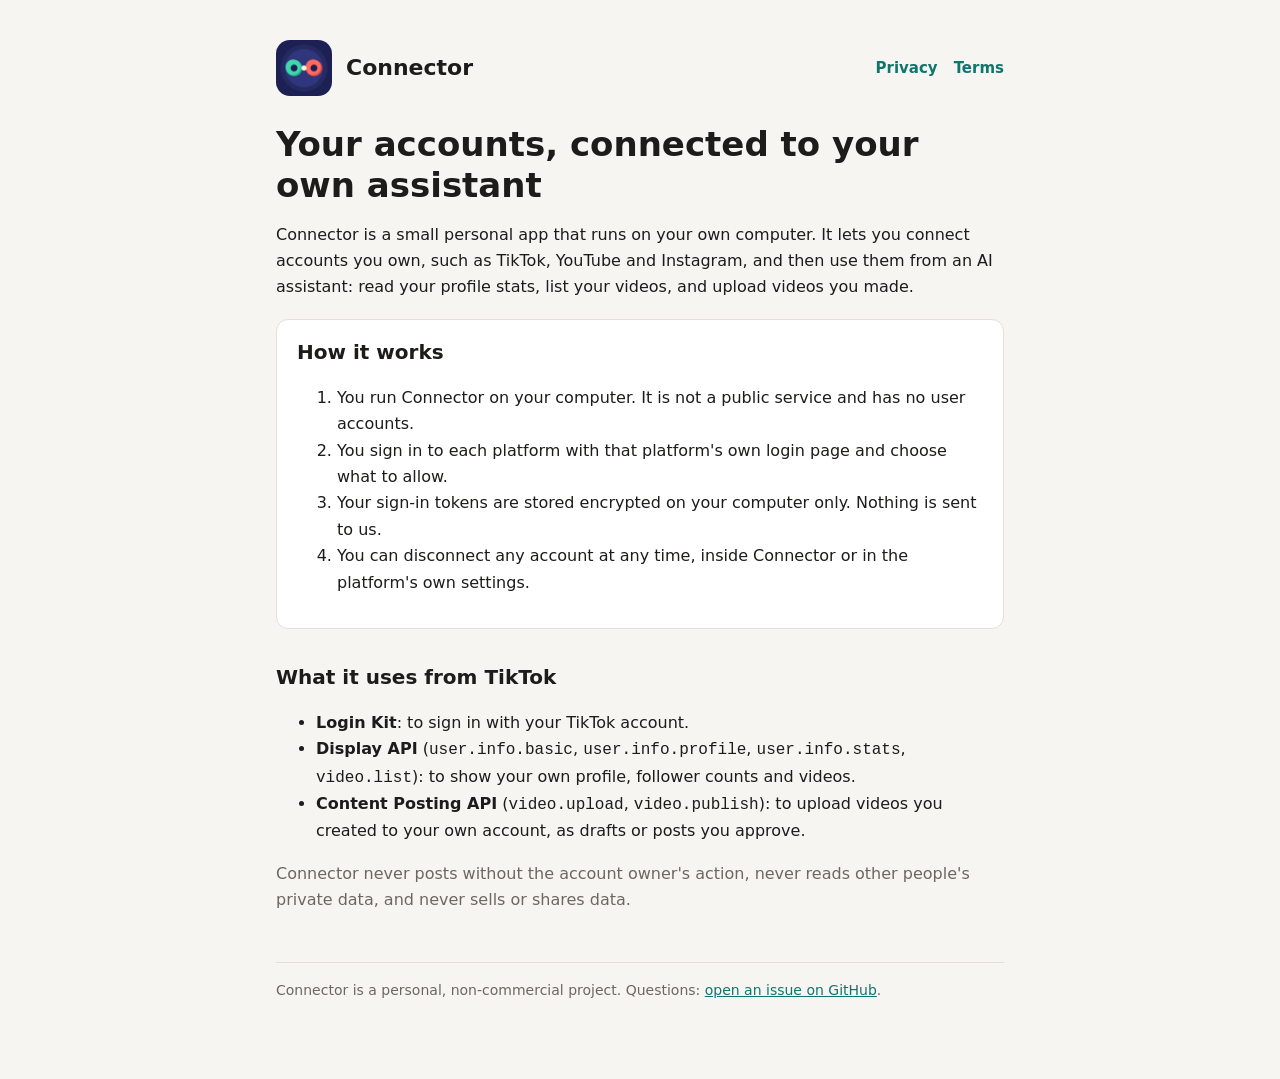
<file: index.html>
<!doctype html>
<html lang="en"><head><meta charset="utf-8"><meta name="viewport" content="width=device-width, initial-scale=1">
<title>Connector</title><meta name="description" content="Connector is a personal tool that links your own social accounts to an AI assistant on your computer.">
<link rel="icon" href="icon.png"><link rel="stylesheet" href="style.css"></head>
<body><div class="wrap">
<header><img src="icon.png" alt=""><a href="./">Connector</a><nav><a href="privacy.html">Privacy</a><a href="terms.html">Terms</a></nav></header>
<h1>Your accounts, connected to your own assistant</h1>
<p>Connector is a small personal app that runs on your own computer. It lets you connect accounts you own, such as TikTok, YouTube and Instagram, and then use them from an AI assistant: read your profile stats, list your videos, and upload videos you made.</p>
<div class="card">
  <h2 style="margin-top:0">How it works</h2>
  <ol>
    <li>You run Connector on your computer. It is not a public service and has no user accounts.</li>
    <li>You sign in to each platform with that platform's own login page and choose what to allow.</li>
    <li>Your sign-in tokens are stored encrypted on your computer only. Nothing is sent to us.</li>
    <li>You can disconnect any account at any time, inside Connector or in the platform's own settings.</li>
  </ol>
</div>
<h2>What it uses from TikTok</h2>
<ul>
  <li><strong>Login Kit</strong>: to sign in with your TikTok account.</li>
  <li><strong>Display API</strong> (<code>user.info.basic</code>, <code>user.info.profile</code>, <code>user.info.stats</code>, <code>video.list</code>): to show your own profile, follower counts and videos.</li>
  <li><strong>Content Posting API</strong> (<code>video.upload</code>, <code>video.publish</code>): to upload videos you created to your own account, as drafts or posts you approve.</li>
</ul>
<p class="muted">Connector never posts without the account owner's action, never reads other people's private data, and never sells or shares data.</p>
<footer>Connector is a personal, non-commercial project. Questions: <a href="https://github.com/vanesabesenic14/connector-app/issues">open an issue on GitHub</a>.</footer>
</div></body></html>
</file>
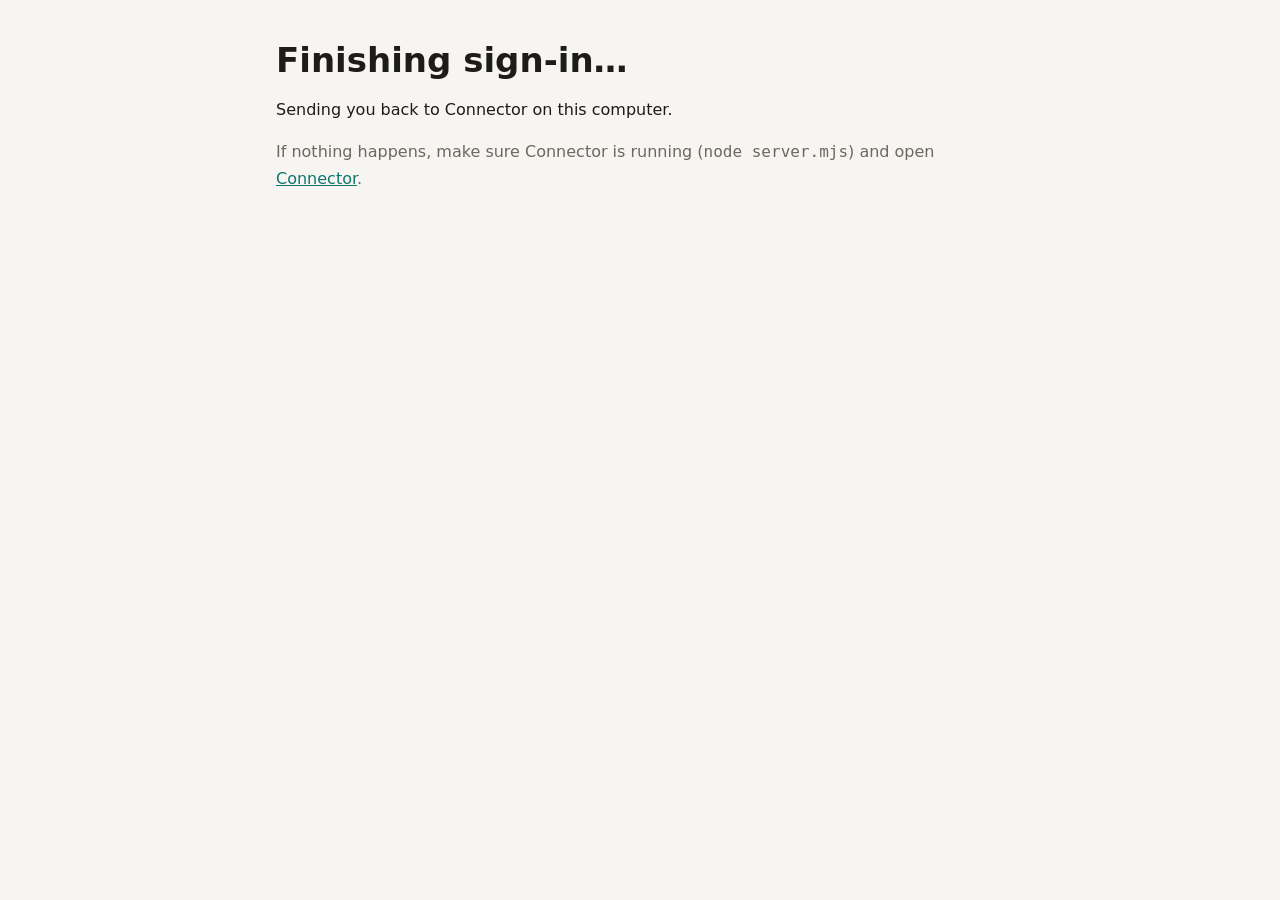
<file: oauth.html>
<!doctype html>
<html lang="en"><head><meta charset="utf-8"><meta name="viewport" content="width=device-width, initial-scale=1">
<meta name="referrer" content="no-referrer">
<title>Connector sign-in</title><link rel="stylesheet" href="style.css"></head>
<body><div class="wrap">
<h1>Finishing sign-in…</h1>
<p>Sending you back to Connector on this computer.</p>
<p class="muted">If nothing happens, make sure Connector is running (<code>node server.mjs</code>) and open <a id="go" href="http://localhost:3939/">Connector</a>.</p>
<script>
// Forwards the sign-in result to Connector on this computer only. Nothing is stored or sent anywhere else.
// Only the query string (code, state, error) is passed on, always to the fixed local address.
(function () {
  var q = new URLSearchParams(location.search), out = new URLSearchParams();
  ['code', 'state', 'error', 'error_reason', 'error_description', 'scope'].forEach(function (k) { if (q.has(k)) out.set(k, q.get(k)); });
  var to = 'http://localhost:3939/oauth/relay?' + out.toString();
  document.getElementById('go').href = to;
  if (out.has('state')) location.replace(to);
})();
</script>
</div></body></html>
</file>
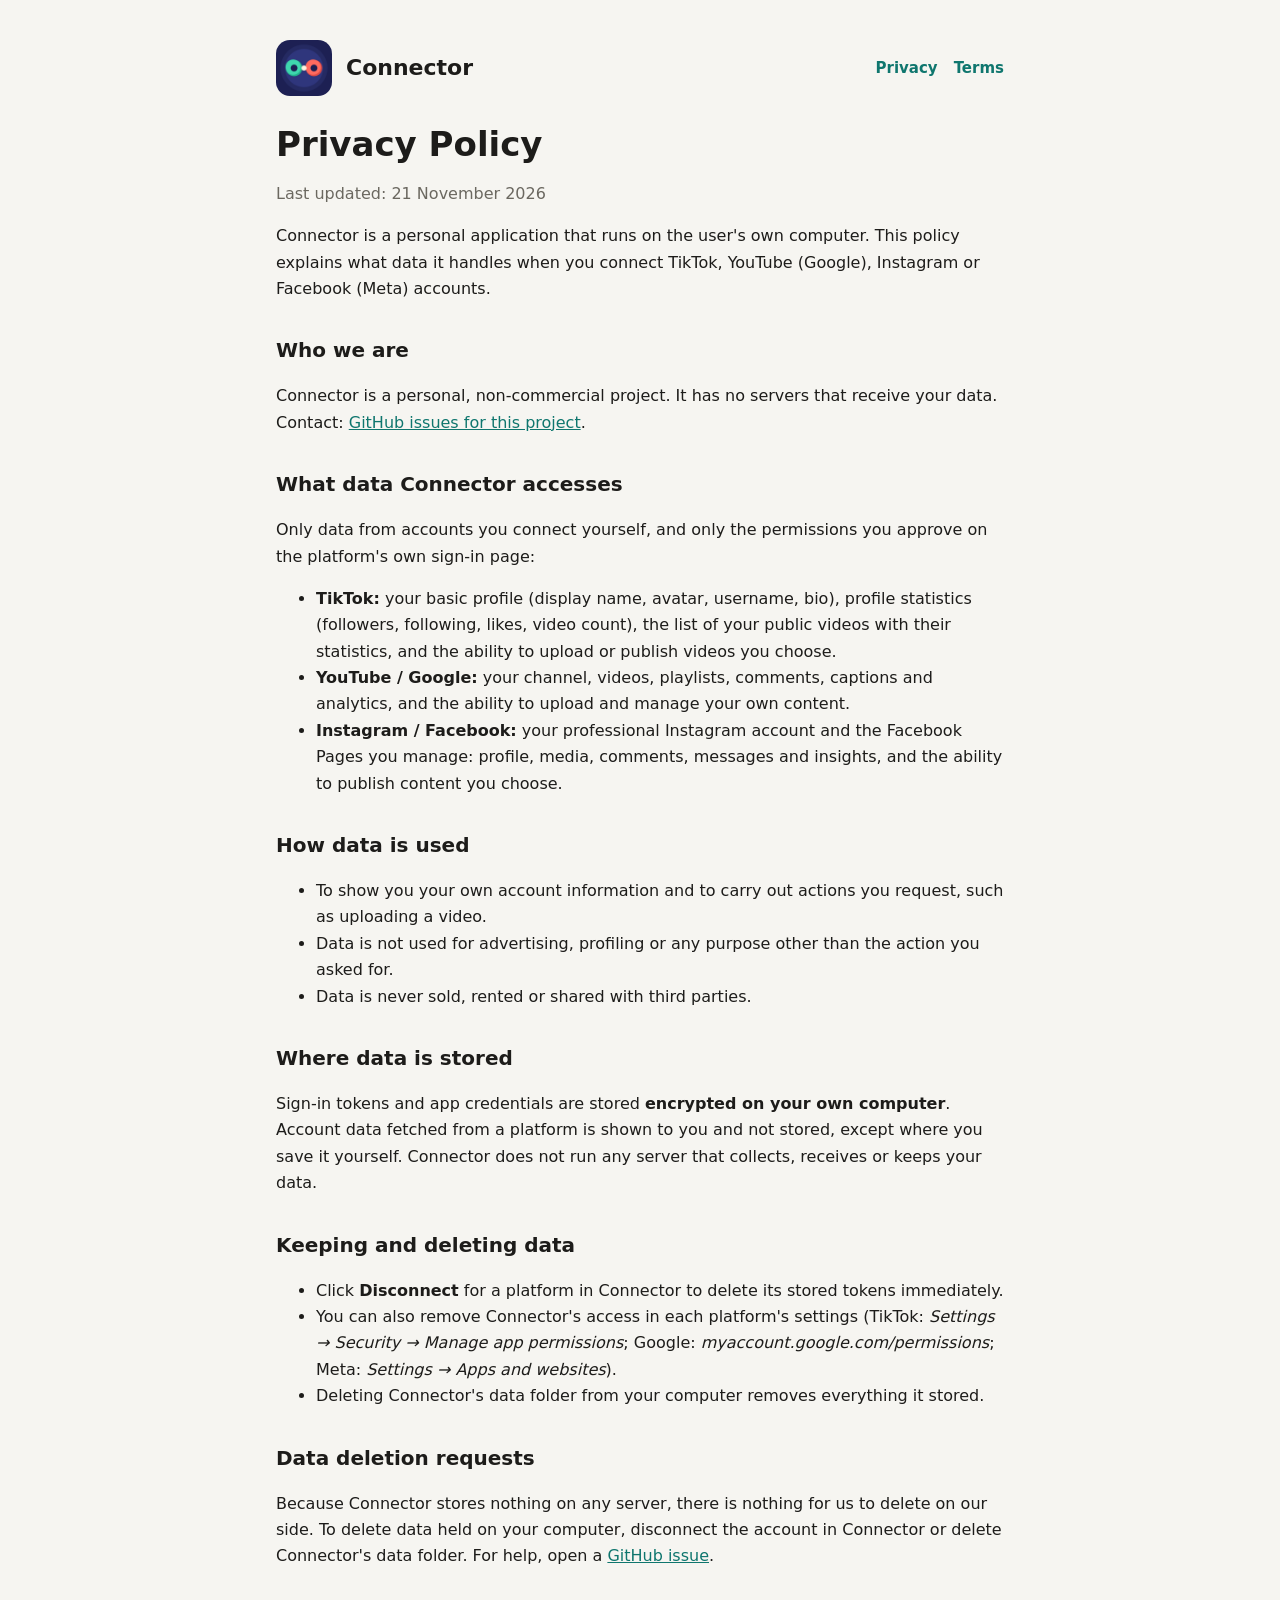
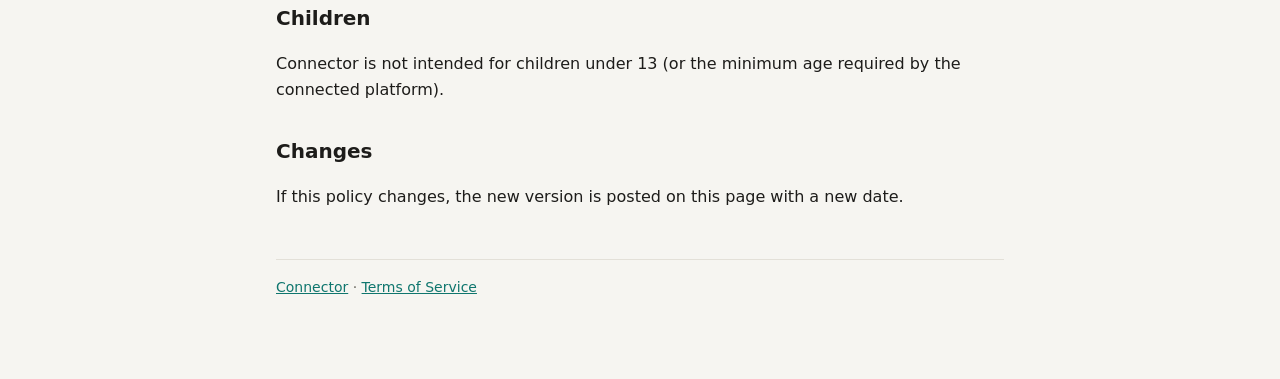
<file: privacy.html>
<!doctype html>
<html lang="en"><head><meta charset="utf-8"><meta name="viewport" content="width=device-width, initial-scale=1">
<title>Connector Privacy Policy</title><link rel="icon" href="icon.png"><link rel="stylesheet" href="style.css"></head>
<body><div class="wrap">
<header><img src="icon.png" alt=""><a href="./">Connector</a><nav><a href="privacy.html">Privacy</a><a href="terms.html">Terms</a></nav></header>
<h1>Privacy Policy</h1>
<p class="muted">Last updated: 21 November 2026</p>

<p>Connector is a personal application that runs on the user's own computer. This policy explains what data it handles when you connect TikTok, YouTube (Google), Instagram or Facebook (Meta) accounts.</p>

<h2>Who we are</h2>
<p>Connector is a personal, non-commercial project. It has no servers that receive your data. Contact: <a href="https://github.com/vanesabesenic14/connector-app/issues">GitHub issues for this project</a>.</p>

<h2>What data Connector accesses</h2>
<p>Only data from accounts you connect yourself, and only the permissions you approve on the platform's own sign-in page:</p>
<ul>
  <li><strong>TikTok:</strong> your basic profile (display name, avatar, username, bio), profile statistics (followers, following, likes, video count), the list of your public videos with their statistics, and the ability to upload or publish videos you choose.</li>
  <li><strong>YouTube / Google:</strong> your channel, videos, playlists, comments, captions and analytics, and the ability to upload and manage your own content.</li>
  <li><strong>Instagram / Facebook:</strong> your professional Instagram account and the Facebook Pages you manage: profile, media, comments, messages and insights, and the ability to publish content you choose.</li>
</ul>

<h2>How data is used</h2>
<ul>
  <li>To show you your own account information and to carry out actions you request, such as uploading a video.</li>
  <li>Data is not used for advertising, profiling or any purpose other than the action you asked for.</li>
  <li>Data is never sold, rented or shared with third parties.</li>
</ul>

<h2>Where data is stored</h2>
<p>Sign-in tokens and app credentials are stored <strong>encrypted on your own computer</strong>. Account data fetched from a platform is shown to you and not stored, except where you save it yourself. Connector does not run any server that collects, receives or keeps your data.</p>

<h2>Keeping and deleting data</h2>
<ul>
  <li>Click <strong>Disconnect</strong> for a platform in Connector to delete its stored tokens immediately.</li>
  <li>You can also remove Connector's access in each platform's settings (TikTok: <em>Settings → Security → Manage app permissions</em>; Google: <em>myaccount.google.com/permissions</em>; Meta: <em>Settings → Apps and websites</em>).</li>
  <li>Deleting Connector's data folder from your computer removes everything it stored.</li>
</ul>

<h2>Data deletion requests</h2>
<p>Because Connector stores nothing on any server, there is nothing for us to delete on our side. To delete data held on your computer, disconnect the account in Connector or delete Connector's data folder. For help, open a <a href="https://github.com/vanesabesenic14/connector-app/issues">GitHub issue</a>.</p>

<h2>Children</h2>
<p>Connector is not intended for children under 13 (or the minimum age required by the connected platform).</p>

<h2>Changes</h2>
<p>If this policy changes, the new version is posted on this page with a new date.</p>
<footer><a href="./">Connector</a> · <a href="terms.html">Terms of Service</a></footer>
</div></body></html>
</file>
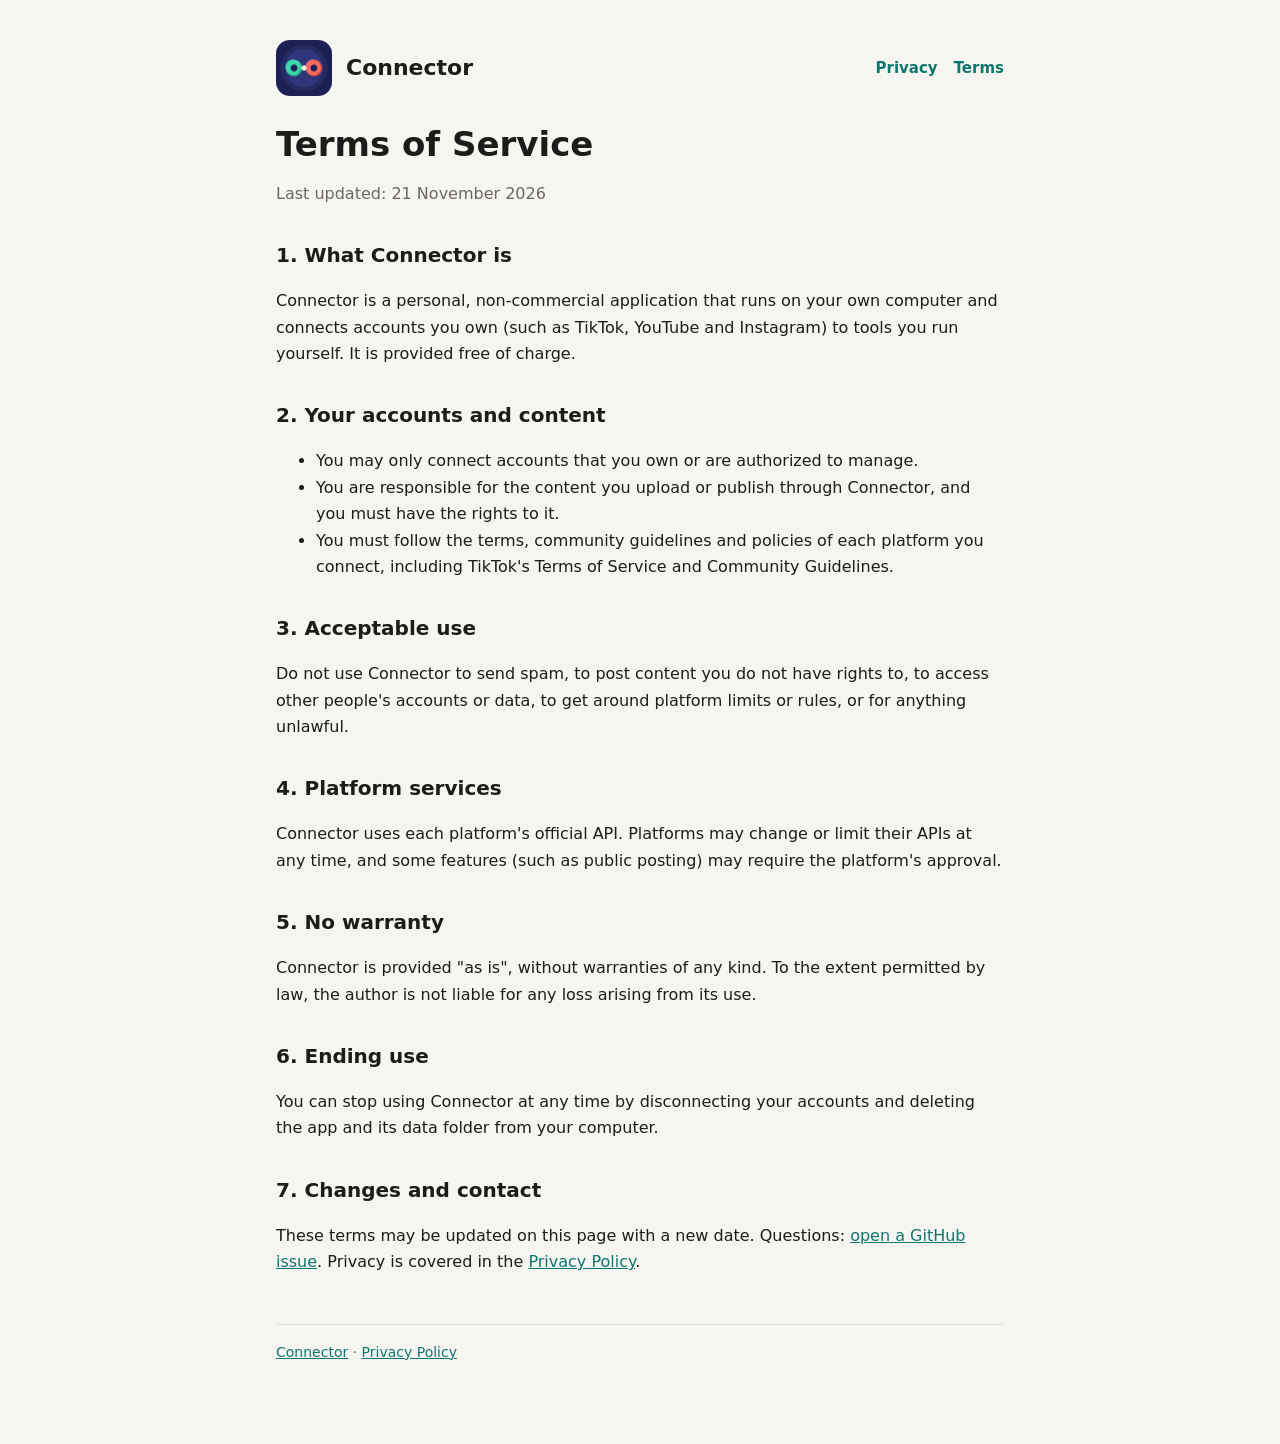
<file: terms.html>
<!doctype html>
<html lang="en"><head><meta charset="utf-8"><meta name="viewport" content="width=device-width, initial-scale=1">
<title>Connector Terms of Service</title><link rel="icon" href="icon.png"><link rel="stylesheet" href="style.css"></head>
<body><div class="wrap">
<header><img src="icon.png" alt=""><a href="./">Connector</a><nav><a href="privacy.html">Privacy</a><a href="terms.html">Terms</a></nav></header>
<h1>Terms of Service</h1>
<p class="muted">Last updated: 21 November 2026</p>

<h2>1. What Connector is</h2>
<p>Connector is a personal, non-commercial application that runs on your own computer and connects accounts you own (such as TikTok, YouTube and Instagram) to tools you run yourself. It is provided free of charge.</p>

<h2>2. Your accounts and content</h2>
<ul>
  <li>You may only connect accounts that you own or are authorized to manage.</li>
  <li>You are responsible for the content you upload or publish through Connector, and you must have the rights to it.</li>
  <li>You must follow the terms, community guidelines and policies of each platform you connect, including TikTok's Terms of Service and Community Guidelines.</li>
</ul>

<h2>3. Acceptable use</h2>
<p>Do not use Connector to send spam, to post content you do not have rights to, to access other people's accounts or data, to get around platform limits or rules, or for anything unlawful.</p>

<h2>4. Platform services</h2>
<p>Connector uses each platform's official API. Platforms may change or limit their APIs at any time, and some features (such as public posting) may require the platform's approval.</p>

<h2>5. No warranty</h2>
<p>Connector is provided "as is", without warranties of any kind. To the extent permitted by law, the author is not liable for any loss arising from its use.</p>

<h2>6. Ending use</h2>
<p>You can stop using Connector at any time by disconnecting your accounts and deleting the app and its data folder from your computer.</p>

<h2>7. Changes and contact</h2>
<p>These terms may be updated on this page with a new date. Questions: <a href="https://github.com/vanesabesenic14/connector-app/issues">open a GitHub issue</a>. Privacy is covered in the <a href="privacy.html">Privacy Policy</a>.</p>
<footer><a href="./">Connector</a> · <a href="privacy.html">Privacy Policy</a></footer>
</div></body></html>
</file>
<file: style.css>
:root { --bg: #f6f5f1; --panel: #fff; --ink: #1d1c1a; --muted: #6b6860; --line: #e3e0d8; --accent: #0f766e; }
@media (prefers-color-scheme: dark) { :root { --bg: #151514; --panel: #1f1f1d; --ink: #f1efe9; --muted: #a3a097; --line: #34332f; --accent: #2dd4bf; } }
* { box-sizing: border-box; }
body { margin: 0; background: var(--bg); color: var(--ink); font: 16px/1.65 system-ui, -apple-system, "Segoe UI", sans-serif; }
.wrap { max-width: 760px; margin: 0 auto; padding: 40px 16px 80px; }
header { display: flex; align-items: center; gap: 14px; margin-bottom: 28px; }
header img { width: 56px; height: 56px; border-radius: 14px; }
header a { color: inherit; text-decoration: none; font-weight: 800; font-size: 22px; }
nav { margin-left: auto; display: flex; gap: 16px; font-size: 15px; }
nav a { color: var(--accent); font-weight: 600; font-size: 15px; }
h1 { font-size: 34px; line-height: 1.2; margin: 0 0 8px; }
h2 { font-size: 20px; margin: 32px 0 6px; }
a { color: var(--accent); }
.muted { color: var(--muted); }
.card { background: var(--panel); border: 1px solid var(--line); border-radius: 12px; padding: 16px 20px; margin: 18px 0; }
footer { margin-top: 48px; padding-top: 16px; border-top: 1px solid var(--line); color: var(--muted); font-size: 14px; }
@media (max-width: 560px) { header { flex-wrap: wrap; } nav { margin-left: 0; width: 100%; } }
</file>
